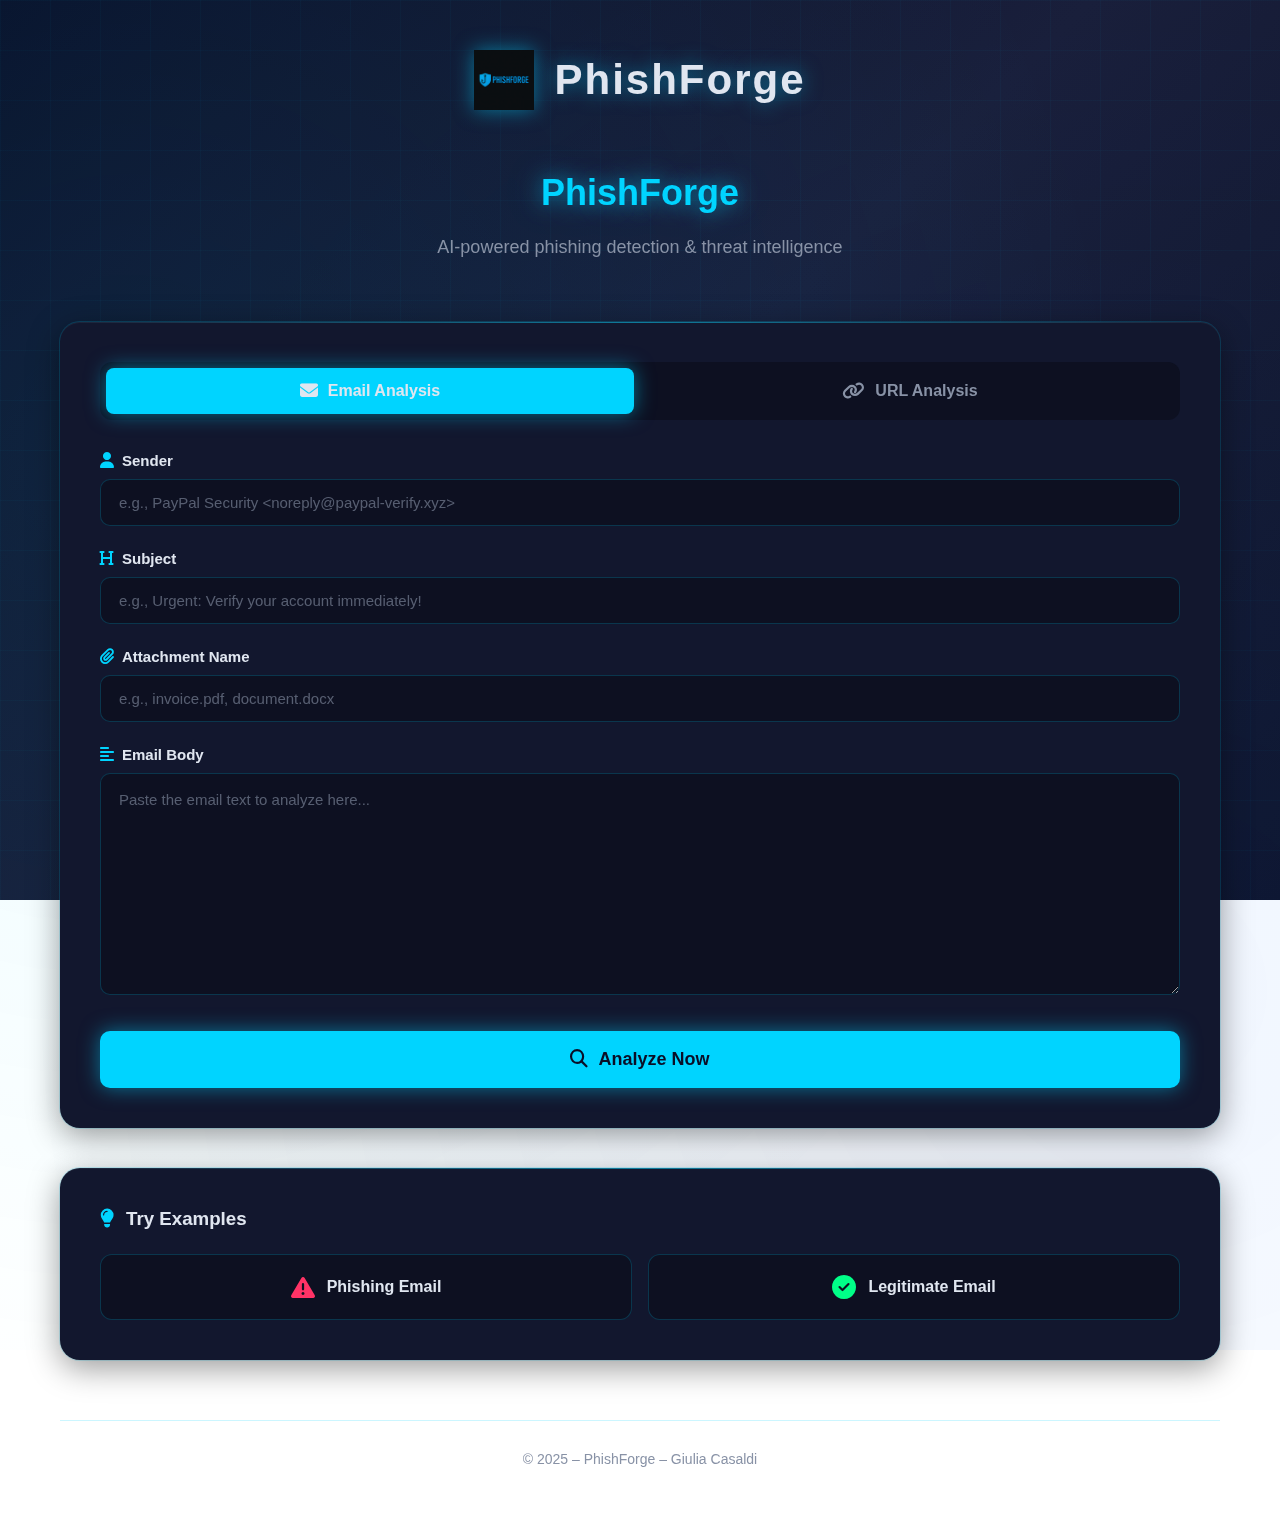
<file: index.html>
<!DOCTYPE html>
<html lang="en">
<head>
    <!-- Google tag (gtag.js) -->
    <script async src="https://www.googletagmanager.com/gtag/js?id=G-X3FWHGWDS7"></script>
    <script>
        window.dataLayer = window.dataLayer || [];
        function gtag(){dataLayer.push(arguments);}
        gtag('js', new Date());
        gtag('config', 'G-X3FWHGWDS7');
    </script>
    <meta charset="UTF-8">
    <meta name="viewport" content="width=device-width, initial-scale=1.0">
    <title>PhishForge Lite - AI-Powered Phishing Detection</title>
    <link rel="icon" type="image/png" href="img/phishforge-logo.png">
    <link rel="stylesheet" href="style.css">
    <link rel="stylesheet" href="https://cdnjs.cloudflare.com/ajax/libs/font-awesome/6.4.0/css/all.min.css">
</head>
<body>
    <div class="container">
        <!-- Header with Logo -->
        <header class="page-header">
            <div class="header-content">
                <img src="img/phishforge-logo.png" alt="PhishForge Logo" class="header-logo">
                <h1 class="header-title">PhishForge</h1>
            </div>
        </header>

        <!-- Hero Section -->
        <section class="hero">
            <h2 class="hero-title">PhishForge</h2>
            <p class="hero-subtitle">AI-powered phishing detection & threat intelligence</p>
        </section>

        <!-- Analysis Form -->
        <div class="card form-card">
            <!-- Mode Tabs -->
            <div class="mode-tabs">
                <button class="tab-btn active" data-mode="email" onclick="switchMode('email')">
                    <i class="fas fa-envelope"></i> Email Analysis
                </button>
                <button class="tab-btn" data-mode="url" onclick="switchMode('url')">
                    <i class="fas fa-link"></i> URL Analysis
                </button>
            </div>

            <!-- Email Analysis Form -->
            <div id="emailMode" class="analysis-mode active">
                <form id="emailForm">
                    <div class="form-group">
                        <label for="sender">
                            <i class="fas fa-user"></i> Sender
                        </label>
                        <input 
                            type="text" 
                            id="sender" 
                            name="sender" 
                            placeholder="e.g., PayPal Security <noreply@paypal-verify.xyz>"
                            required
                        >
                    </div>

                    <div class="form-group">
                        <label for="subject">
                            <i class="fas fa-heading"></i> Subject
                        </label>
                        <input 
                            type="text" 
                            id="subject" 
                            name="subject" 
                            placeholder="e.g., Urgent: Verify your account immediately!"
                            required
                        >
                    </div>

                    <div class="form-group">
                        <label for="attachmentName">
                            <i class="fas fa-paperclip"></i> Attachment Name
                        </label>
                        <input 
                            type="text" 
                            id="attachmentName" 
                            name="attachmentName" 
                            placeholder="e.g., invoice.pdf, document.docx"
                        >
                    </div>

                    <div class="form-group">
                        <label for="body">
                            <i class="fas fa-align-left"></i> Email Body
                        </label>
                        <textarea 
                            id="body" 
                            name="body" 
                            rows="8"
                            placeholder="Paste the email text to analyze here..."
                            required
                        ></textarea>
                    </div>

                    <button type="submit" class="btn btn-primary btn-cta" id="analyzeBtn">
                        <i class="fas fa-search"></i> Analyze Now
                    </button>
                </form>
            </div>

            <!-- URL Analysis Form -->
            <div id="urlMode" class="analysis-mode">
                <form id="urlForm">
                    <div class="form-group">
                        <label for="url">
                            <i class="fas fa-link"></i> URL
                        </label>
                        <textarea 
                            id="url" 
                            name="url" 
                            rows="4"
                            placeholder="Paste URL to analyze..."
                            required
                        ></textarea>
                    </div>

                    <button type="submit" class="btn btn-primary btn-cta" id="analyzeUrlBtn">
                        <i class="fas fa-search"></i> Analyze Now
                    </button>
                </form>
            </div>
        </div>

        <!-- Loading -->
        <div id="loading" class="loading hidden">
            <div class="spinner"></div>
            <p>Analysis in progress...</p>
        </div>

        <!-- Results -->
        <div id="results" class="results hidden">
            <!-- Risk Summary -->
            <div class="card risk-card" id="riskCard">
                <div class="mode-badge" id="modeBadge" style="display: none;"></div>
                <div class="risk-header">
                    <div class="risk-icon">
                        <i id="riskIcon" class="fas fa-shield-alt"></i>
                    </div>
                    <div class="risk-info">
                        <h2 id="riskLevel">RISK</h2>
                        <p id="riskScore">0/100</p>
                    </div>
                </div>
                <div class="risk-bar">
                    <div class="risk-bar-fill" id="riskBarFill"></div>
                </div>
                <div class="recommendation" id="recommendation">
                    <i class="fas fa-info-circle"></i>
                    <p></p>
                </div>
            </div>

            <!-- AI Explainability Section -->
            <div id="explainabilityContainer" class="explainability-container">
                <div class="card explainability-card">
                    <div class="explainability-header">
                        <h3><i class="fas fa-brain"></i> AI Analysis Explanation</h3>
                        <span class="ai-badge">
                            <i class="fas fa-robot"></i> ML-Powered
                        </span>
                    </div>
                    
                    <div class="threat-classification">
                        <div class="classification-item">
                            <span class="classification-label">Threat Classification</span>
                            <span class="classification-value" id="threatLabel">-</span>
                        </div>
                        <div class="classification-item">
                            <span class="classification-label">Confidence Score</span>
                            <span class="classification-value" id="confidenceScore">-</span>
                        </div>
                    </div>

                    <div class="explainability-section">
                        <h4><i class="fas fa-exclamation-circle"></i> Why is this email risky?</h4>
                        <div id="riskFactorsList" class="risk-factors-list">
                            <!-- Risk factors will be inserted here -->
                        </div>
                    </div>
                </div>
            </div>

            <!-- Findings -->
            <div id="findingsContainer" class="findings-container">
                <!-- Findings will be inserted here -->
            </div>

            <!-- URLs Detected -->
            <div id="urlsContainer" class="urls-container hidden">
                <div class="card">
                    <h3><i class="fas fa-link"></i> Detected URLs</h3>
                    <div id="urlsList" class="urls-list"></div>
                </div>
            </div>

            <!-- Attachment Analysis -->
            <div id="attachmentContainer" class="attachment-container hidden">
                <div class="card">
                    <h3><i class="fas fa-paperclip"></i> Attachment Analysis</h3>
                    <div id="attachmentContent">
                        <!-- Attachment analysis details will be inserted here -->
                    </div>
                </div>
            </div>

            <!-- Actions -->
            <div class="actions">
                <button class="btn btn-secondary" onclick="resetForm()">
                    <i class="fas fa-redo"></i> New Analysis
                </button>
            </div>
        </div>

        <!-- Examples -->
        <div class="card examples-card">
            <h3><i class="fas fa-lightbulb"></i> Try Examples</h3>
            <div class="examples-grid">
                <button class="example-btn" onclick="loadExample('phishing')">
                    <i class="fas fa-exclamation-triangle"></i>
                    Phishing Email
                </button>
                <button class="example-btn" onclick="loadExample('legitimate')">
                    <i class="fas fa-check-circle"></i>
                    Legitimate Email
                </button>
            </div>
        </div>

        <!-- Footer -->
        <footer class="footer">
            <p>© 2025 – PhishForge – Giulia Casaldi</p>
        </footer>
    </div>

    <script src="script.js"></script>
</body>
</html>
</file>
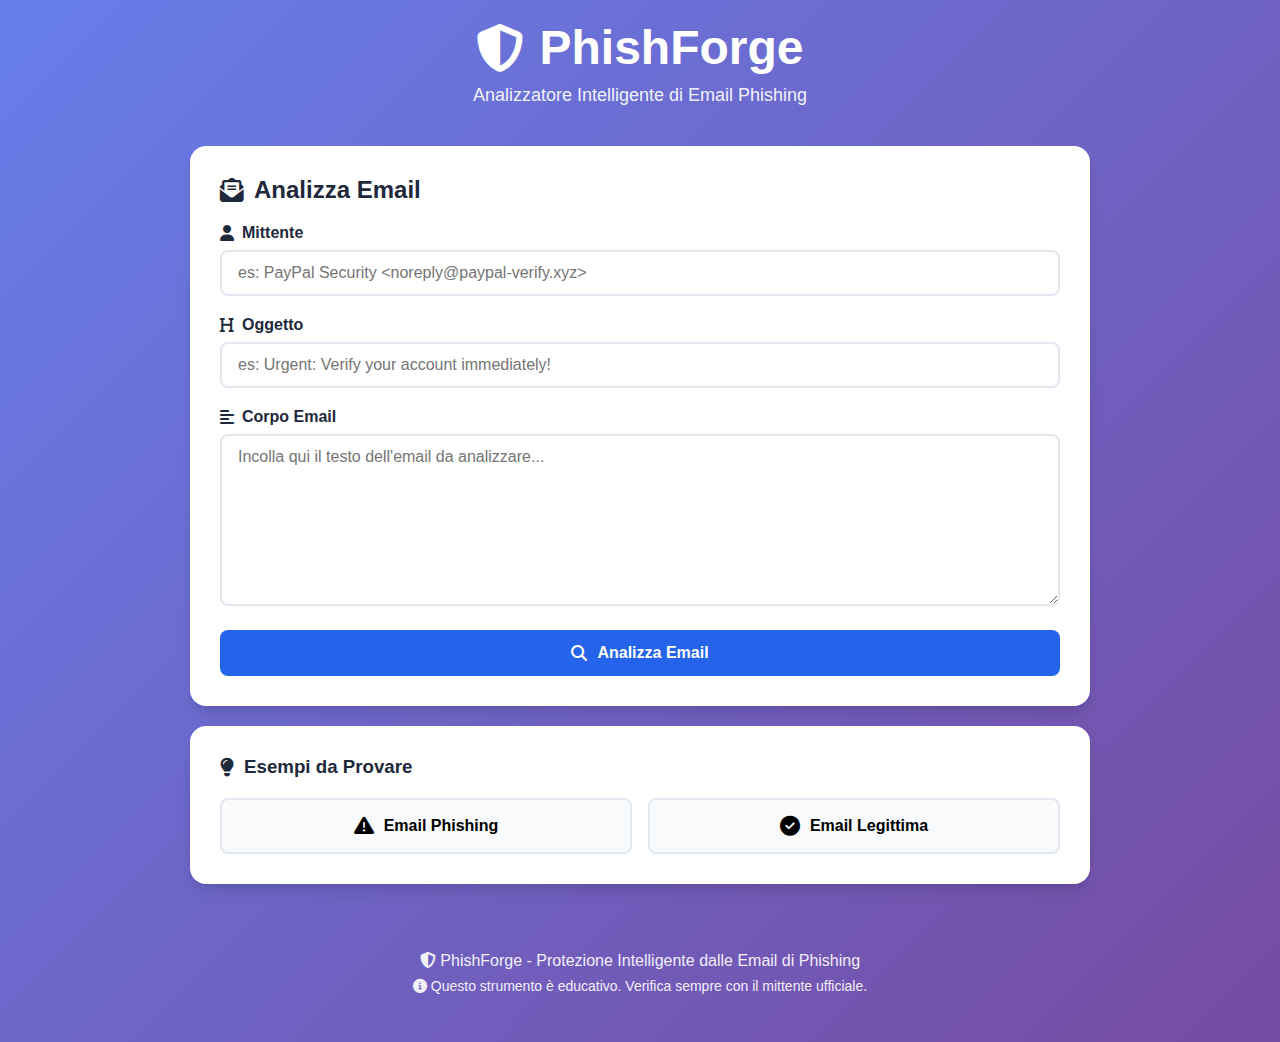
<file: frontend/Index.html>
<!DOCTYPE html>
<html lang="it">
<head>
    <meta charset="UTF-8">
    <meta name="viewport" content="width=device-width, initial-scale=1.0">
    <title>PhishForge - Detector di Email Phishing</title>
    <link rel="stylesheet" href="style.css">
    <link rel="stylesheet" href="https://cdnjs.cloudflare.com/ajax/libs/font-awesome/6.4.0/css/all.min.css">
</head>
<body>
    <div class="container">
        <!-- Header -->
        <header class="header">
            <div class="logo">
                <i class="fas fa-shield-alt"></i>
                <h1>PhishForge</h1>
            </div>
            <p class="tagline">Analizzatore Intelligente di Email Phishing</p>
        </header>

        <!-- Form di Analisi -->
        <div class="card form-card">
            <h2><i class="fas fa-envelope-open-text"></i> Analizza Email</h2>
            <form id="emailForm">
                <div class="form-group">
                    <label for="sender">
                        <i class="fas fa-user"></i> Mittente
                    </label>
                    <input 
                        type="text" 
                        id="sender" 
                        name="sender" 
                        placeholder="es: PayPal Security <noreply@paypal-verify.xyz>"
                        required
                    >
                </div>

                <div class="form-group">
                    <label for="subject">
                        <i class="fas fa-heading"></i> Oggetto
                    </label>
                    <input 
                        type="text" 
                        id="subject" 
                        name="subject" 
                        placeholder="es: Urgent: Verify your account immediately!"
                        required
                    >
                </div>

                <div class="form-group">
                    <label for="body">
                        <i class="fas fa-align-left"></i> Corpo Email
                    </label>
                    <textarea 
                        id="body" 
                        name="body" 
                        rows="8"
                        placeholder="Incolla qui il testo dell'email da analizzare..."
                        required
                    ></textarea>
                </div>

                <button type="submit" class="btn btn-primary" id="analyzeBtn">
                    <i class="fas fa-search"></i> Analizza Email
                </button>
            </form>
        </div>

        <!-- Loading -->
        <div id="loading" class="loading hidden">
            <div class="spinner"></div>
            <p>Analisi in corso...</p>
        </div>

        <!-- Risultati -->
        <div id="results" class="results hidden">
            <!-- Risk Summary -->
            <div class="card risk-card" id="riskCard">
                <div class="risk-header">
                    <div class="risk-icon">
                        <i id="riskIcon" class="fas fa-shield-alt"></i>
                    </div>
                    <div class="risk-info">
                        <h2 id="riskLevel">RISCHIO</h2>
                        <p id="riskScore">0/100</p>
                    </div>
                </div>
                <div class="risk-bar">
                    <div class="risk-bar-fill" id="riskBarFill"></div>
                </div>
                <div class="recommendation" id="recommendation">
                    <i class="fas fa-info-circle"></i>
                    <p></p>
                </div>
            </div>

            <!-- Findings -->
            <div id="findingsContainer" class="findings-container">
                <!-- Findings verranno inseriti qui -->
            </div>

            <!-- URLs Detected -->
            <div id="urlsContainer" class="urls-container hidden">
                <div class="card">
                    <h3><i class="fas fa-link"></i> URL Rilevati</h3>
                    <div id="urlsList" class="urls-list"></div>
                </div>
            </div>

            <!-- Actions -->
            <div class="actions">
                <button class="btn btn-secondary" onclick="resetForm()">
                    <i class="fas fa-redo"></i> Nuova Analisi
                </button>
            </div>
        </div>

        <!-- Examples -->
        <div class="card examples-card">
            <h3><i class="fas fa-lightbulb"></i> Esempi da Provare</h3>
            <div class="examples-grid">
                <button class="example-btn" onclick="loadExample('phishing')">
                    <i class="fas fa-exclamation-triangle"></i>
                    Email Phishing
                </button>
                <button class="example-btn" onclick="loadExample('legitimate')">
                    <i class="fas fa-check-circle"></i>
                    Email Legittima
                </button>
            </div>
        </div>

        <!-- Footer -->
        <footer class="footer">
            <p>
                <i class="fas fa-shield-alt"></i> 
                PhishForge - Protezione Intelligente dalle Email di Phishing
            </p>
            <p class="footer-note">
                <i class="fas fa-info-circle"></i>
                Questo strumento è educativo. Verifica sempre con il mittente ufficiale.
            </p>
        </footer>
    </div>

    <script src="script.js"></script>
</body>
</html>
</file>
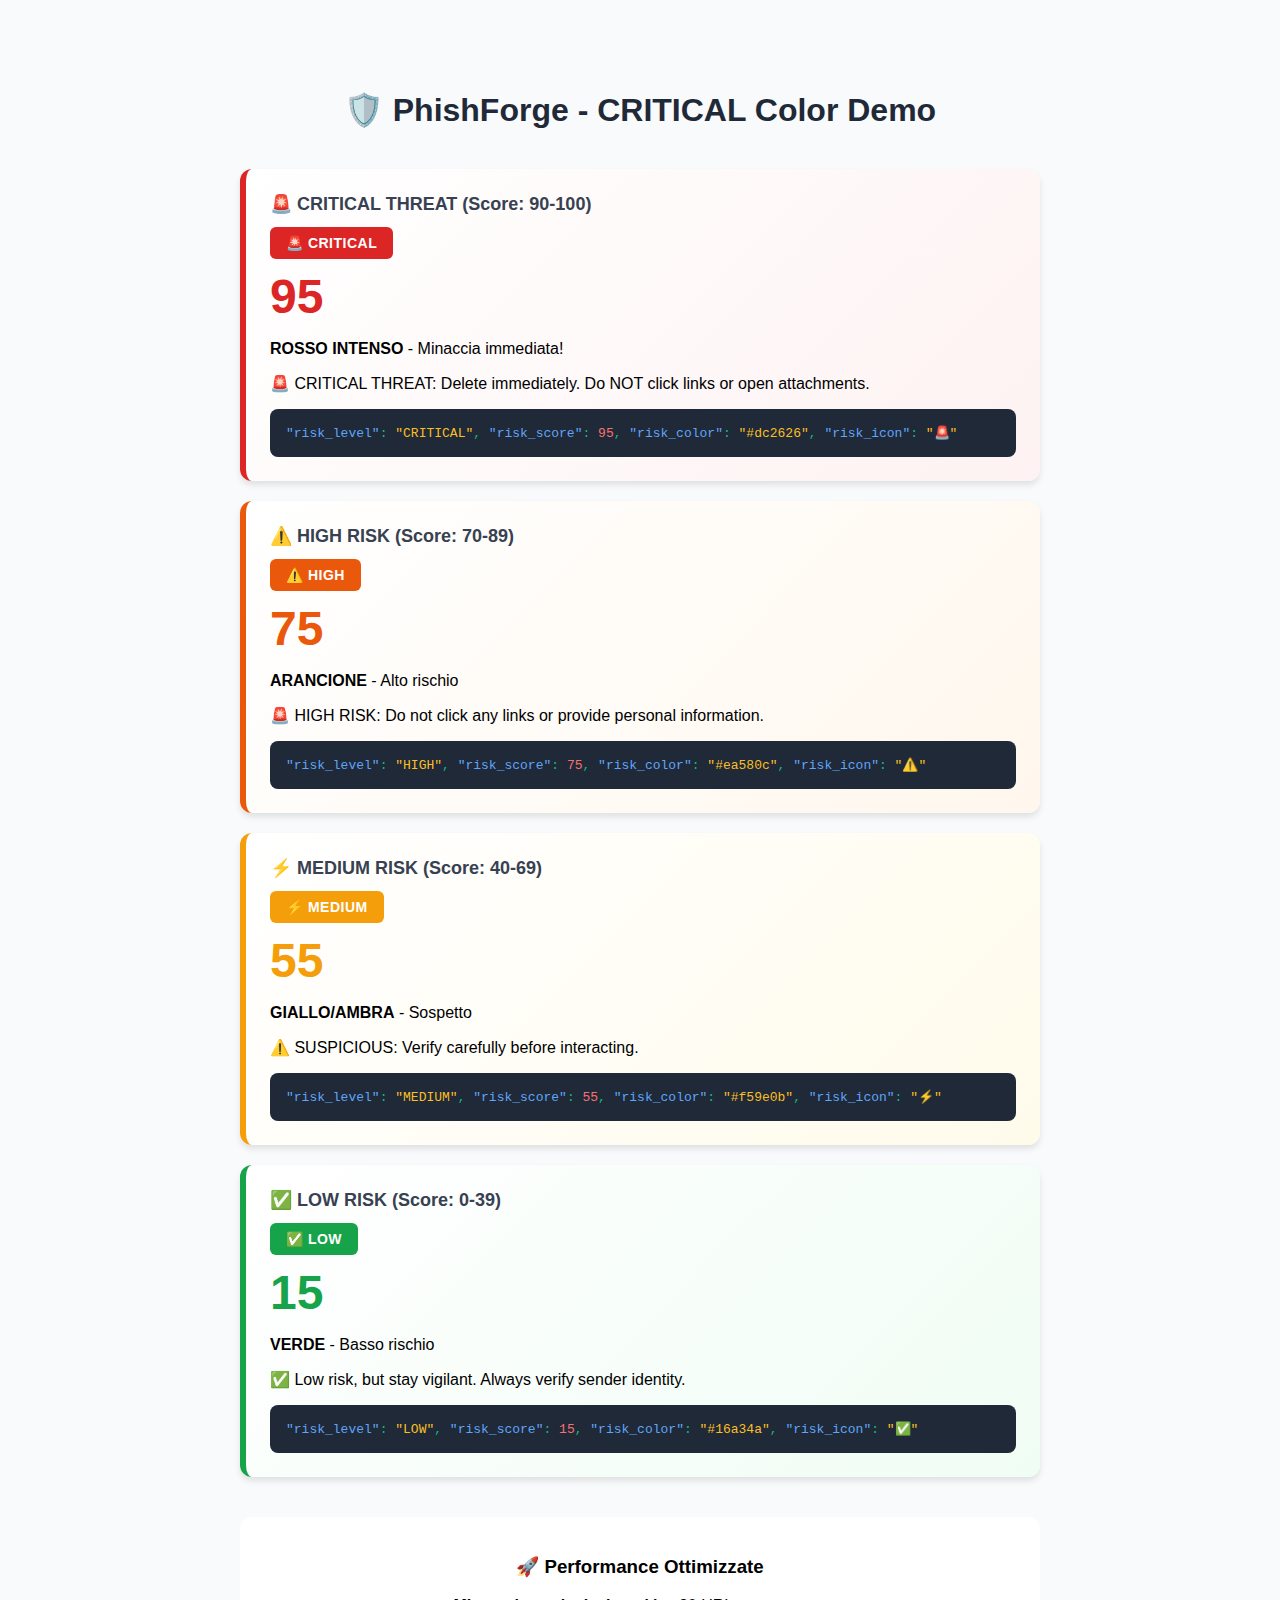
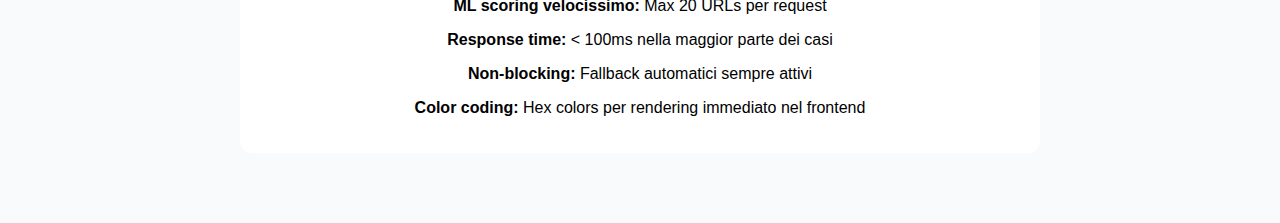
<file: CRITICAL_COLOR_DEMO.html>
<!DOCTYPE html>
<html lang="it">
<head>
    <meta charset="UTF-8">
    <meta name="viewport" content="width=device-width, initial-scale=1.0">
    <title>PhishForge - CRITICAL Color Demo</title>
    <style>
        body {
            font-family: -apple-system, BlinkMacSystemFont, 'Segoe UI', Roboto, sans-serif;
            max-width: 800px;
            margin: 50px auto;
            padding: 20px;
            background: #f9fafb;
        }
        
        .risk-card {
            background: white;
            border-radius: 12px;
            padding: 24px;
            margin: 20px 0;
            box-shadow: 0 4px 6px rgba(0,0,0,0.1);
            border-left: 6px solid;
        }
        
        .risk-critical {
            border-color: #dc2626;
            background: linear-gradient(135deg, #fff 0%, #fef2f2 100%);
        }
        
        .risk-high {
            border-color: #ea580c;
            background: linear-gradient(135deg, #fff 0%, #fff7ed 100%);
        }
        
        .risk-medium {
            border-color: #f59e0b;
            background: linear-gradient(135deg, #fff 0%, #fffbeb 100%);
        }
        
        .risk-low {
            border-color: #16a34a;
            background: linear-gradient(135deg, #fff 0%, #f0fdf4 100%);
        }
        
        .risk-badge {
            display: inline-block;
            padding: 8px 16px;
            border-radius: 6px;
            font-weight: 700;
            font-size: 14px;
            letter-spacing: 0.5px;
            text-transform: uppercase;
        }
        
        .badge-critical {
            background: #dc2626;
            color: white;
            animation: pulse-red 2s infinite;
        }
        
        .badge-high {
            background: #ea580c;
            color: white;
        }
        
        .badge-medium {
            background: #f59e0b;
            color: white;
        }
        
        .badge-low {
            background: #16a34a;
            color: white;
        }
        
        @keyframes pulse-red {
            0%, 100% {
                box-shadow: 0 0 0 0 rgba(220, 38, 38, 0.7);
            }
            50% {
                box-shadow: 0 0 0 10px rgba(220, 38, 38, 0);
            }
        }
        
        .risk-score {
            font-size: 48px;
            font-weight: 900;
            margin: 10px 0;
        }
        
        .score-critical { color: #dc2626; }
        .score-high { color: #ea580c; }
        .score-medium { color: #f59e0b; }
        .score-low { color: #16a34a; }
        
        h1 {
            text-align: center;
            color: #1f2937;
            margin-bottom: 40px;
        }
        
        .demo-title {
            font-size: 18px;
            font-weight: 600;
            margin-bottom: 12px;
            color: #374151;
        }
        
        .api-response {
            background: #1f2937;
            color: #10b981;
            padding: 16px;
            border-radius: 8px;
            font-family: 'Courier New', monospace;
            font-size: 13px;
            overflow-x: auto;
            margin-top: 12px;
        }
        
        .json-key { color: #60a5fa; }
        .json-string { color: #fbbf24; }
        .json-number { color: #f87171; }
    </style>
</head>
<body>
    <h1>🛡️ PhishForge - CRITICAL Color Demo</h1>
    
    <div class="risk-card risk-critical">
        <div class="demo-title">🚨 CRITICAL THREAT (Score: 90-100)</div>
        <span class="risk-badge badge-critical">🚨 CRITICAL</span>
        <div class="risk-score score-critical">95</div>
        <p><strong>ROSSO INTENSO</strong> - Minaccia immediata!</p>
        <p>🚨 CRITICAL THREAT: Delete immediately. Do NOT click links or open attachments.</p>
        
        <div class="api-response">
<span class="json-key">"risk_level"</span>: <span class="json-string">"CRITICAL"</span>,
<span class="json-key">"risk_score"</span>: <span class="json-number">95</span>,
<span class="json-key">"risk_color"</span>: <span class="json-string">"#dc2626"</span>,
<span class="json-key">"risk_icon"</span>: <span class="json-string">"🚨"</span>
        </div>
    </div>
    
    <div class="risk-card risk-high">
        <div class="demo-title">⚠️ HIGH RISK (Score: 70-89)</div>
        <span class="risk-badge badge-high">⚠️ HIGH</span>
        <div class="risk-score score-high">75</div>
        <p><strong>ARANCIONE</strong> - Alto rischio</p>
        <p>🚨 HIGH RISK: Do not click any links or provide personal information.</p>
        
        <div class="api-response">
<span class="json-key">"risk_level"</span>: <span class="json-string">"HIGH"</span>,
<span class="json-key">"risk_score"</span>: <span class="json-number">75</span>,
<span class="json-key">"risk_color"</span>: <span class="json-string">"#ea580c"</span>,
<span class="json-key">"risk_icon"</span>: <span class="json-string">"⚠️"</span>
        </div>
    </div>
    
    <div class="risk-card risk-medium">
        <div class="demo-title">⚡ MEDIUM RISK (Score: 40-69)</div>
        <span class="risk-badge badge-medium">⚡ MEDIUM</span>
        <div class="risk-score score-medium">55</div>
        <p><strong>GIALLO/AMBRA</strong> - Sospetto</p>
        <p>⚠️ SUSPICIOUS: Verify carefully before interacting.</p>
        
        <div class="api-response">
<span class="json-key">"risk_level"</span>: <span class="json-string">"MEDIUM"</span>,
<span class="json-key">"risk_score"</span>: <span class="json-number">55</span>,
<span class="json-key">"risk_color"</span>: <span class="json-string">"#f59e0b"</span>,
<span class="json-key">"risk_icon"</span>: <span class="json-string">"⚡"</span>
        </div>
    </div>
    
    <div class="risk-card risk-low">
        <div class="demo-title">✅ LOW RISK (Score: 0-39)</div>
        <span class="risk-badge badge-low">✅ LOW</span>
        <div class="risk-score score-low">15</div>
        <p><strong>VERDE</strong> - Basso rischio</p>
        <p>✅ Low risk, but stay vigilant. Always verify sender identity.</p>
        
        <div class="api-response">
<span class="json-key">"risk_level"</span>: <span class="json-string">"LOW"</span>,
<span class="json-key">"risk_score"</span>: <span class="json-number">15</span>,
<span class="json-key">"risk_color"</span>: <span class="json-string">"#16a34a"</span>,
<span class="json-key">"risk_icon"</span>: <span class="json-string">"✅"</span>
        </div>
    </div>
    
    <div style="text-align: center; margin-top: 40px; padding: 20px; background: white; border-radius: 12px;">
        <h3>🚀 Performance Ottimizzate</h3>
        <p><strong>ML scoring velocissimo:</strong> Max 20 URLs per request</p>
        <p><strong>Response time:</strong> < 100ms nella maggior parte dei casi</p>
        <p><strong>Non-blocking:</strong> Fallback automatici sempre attivi</p>
        <p><strong>Color coding:</strong> Hex colors per rendering immediato nel frontend</p>
    </div>
</body>
</html>
</file>
<file: style.css>
/* Reset e Base */
* {
    margin: 0;
    padding: 0;
    box-sizing: border-box;
}

:root {
    /* Cyber/Futuristic Theme Colors */
    --neon-blue: #00d4ff;
    --neon-blue-glow: rgba(0, 212, 255, 0.5);
    --dark-bg: #0a0e27;
    --dark-card: #12172e;
    --darker-card: #0d1021;
    --danger-color: #ff3366;
    --warning-color: #ffaa00;
    --success-color: #00ff88;
    --text-primary: #e0e6f0;
    --text-secondary: #8892a6;
    --border-color: rgba(0, 212, 255, 0.2);
    --border-glow: rgba(0, 212, 255, 0.4);
}

body {
    font-family: 'Inter', -apple-system, BlinkMacSystemFont, 'Segoe UI', Roboto, sans-serif;
    background: linear-gradient(135deg, #0a0e27 0%, #1a1f3a 50%, #0f1429 100%);
    background-attachment: fixed;
    min-height: 100vh;
    padding: 0;
    color: var(--text-primary);
    position: relative;
    overflow-x: hidden;
}

/* Animated grid background */
body::before {
    content: '';
    position: fixed;
    top: 0;
    left: 0;
    width: 100%;
    height: 100%;
    background-image: 
        linear-gradient(rgba(0, 212, 255, 0.03) 1px, transparent 1px),
        linear-gradient(90deg, rgba(0, 212, 255, 0.03) 1px, transparent 1px);
    background-size: 50px 50px;
    pointer-events: none;
    z-index: 1;
    animation: gridMove 20s linear infinite;
}

@keyframes gridMove {
    0% {
        background-position: 0 0;
    }
    100% {
        background-position: 50px 50px;
    }
}

/* Glowing orbs effect */
body::after {
    content: '';
    position: fixed;
    top: -50%;
    left: -50%;
    width: 200%;
    height: 200%;
    background: radial-gradient(circle at 30% 50%, rgba(0, 212, 255, 0.08) 0%, transparent 50%),
                radial-gradient(circle at 70% 80%, rgba(0, 100, 255, 0.06) 0%, transparent 50%);
    pointer-events: none;
    z-index: 1;
    animation: orbFloat 15s ease-in-out infinite;
}

@keyframes orbFloat {
    0%, 100% {
        transform: translate(0, 0) rotate(0deg);
    }
    50% {
        transform: translate(30px, 30px) rotate(180deg);
    }
}

.container {
    max-width: 1200px;
    margin: 0 auto;
    padding: 20px;
    position: relative;
    z-index: 2;
}

/* Header with Logo */
.page-header {
    padding: 30px 0 20px;
    animation: fadeInDown 0.8s ease-out;
}

.header-content {
    display: flex;
    align-items: center;
    justify-content: center;
    gap: 20px;
}

.header-logo {
    width: 60px;
    height: 60px;
    filter: drop-shadow(0 0 10px var(--neon-blue-glow));
    animation: logoGlow 3s ease-in-out infinite;
}

@keyframes logoGlow {
    0%, 100% {
        filter: drop-shadow(0 0 10px var(--neon-blue-glow));
    }
    50% {
        filter: drop-shadow(0 0 20px var(--neon-blue-glow)) drop-shadow(0 0 30px rgba(0, 212, 255, 0.3));
    }
}

.header-title {
    font-size: 42px;
    font-weight: 700;
    color: var(--text-primary);
    text-shadow: 0 0 20px var(--neon-blue-glow);
    letter-spacing: 2px;
}

@keyframes fadeInDown {
    from {
        opacity: 0;
        transform: translateY(-30px);
    }
    to {
        opacity: 1;
        transform: translateY(0);
    }
}

/* Hero Section */
.hero {
    text-align: center;
    padding: 40px 20px 60px;
    animation: fadeInUp 1s ease-out;
}

@keyframes fadeInUp {
    from {
        opacity: 0;
        transform: translateY(30px);
    }
    to {
        opacity: 1;
        transform: translateY(0);
    }
}

.hero-title {
    font-size: 36px;
    font-weight: 700;
    color: var(--neon-blue);
    margin-bottom: 16px;
    text-shadow: 0 0 20px var(--neon-blue-glow), 0 0 40px rgba(0, 212, 255, 0.3);
    line-height: 1.3;
}

.hero-subtitle {
    font-size: 18px;
    color: var(--text-secondary);
    max-width: 700px;
    margin: 0 auto;
    line-height: 1.6;
}

/* Card */
.card {
    background: var(--dark-card);
    border-radius: 20px;
    padding: 40px;
    margin-bottom: 30px;
    box-shadow: 
        0 8px 32px rgba(0, 0, 0, 0.4),
        0 0 0 1px var(--border-color),
        inset 0 1px 0 rgba(255, 255, 255, 0.05);
    animation: fadeInUp 0.8s ease-out;
    transition: all 0.3s ease;
    position: relative;
    overflow: hidden;
}

.card::before {
    content: '';
    position: absolute;
    top: 0;
    left: 0;
    right: 0;
    height: 1px;
    background: linear-gradient(90deg, transparent, var(--neon-blue), transparent);
    opacity: 0.5;
}

.card:hover {
    transform: translateY(-5px);
    box-shadow: 
        0 12px 48px rgba(0, 0, 0, 0.5),
        0 0 0 1px var(--border-glow),
        0 0 20px rgba(0, 212, 255, 0.2),
        inset 0 1px 0 rgba(255, 255, 255, 0.1);
}

.card h2, .card h3 {
    margin-bottom: 24px;
    color: var(--text-primary);
    display: flex;
    align-items: center;
    gap: 12px;
}

.card h3 i {
    color: var(--neon-blue);
}

/* Mode Tabs */
.mode-tabs {
    display: flex;
    gap: 12px;
    margin-bottom: 32px;
    background: var(--darker-card);
    border-radius: 12px;
    padding: 6px;
}

.tab-btn {
    flex: 1;
    padding: 14px 24px;
    border: none;
    background: transparent;
    color: var(--text-secondary);
    font-size: 16px;
    font-weight: 600;
    cursor: pointer;
    transition: all 0.3s ease;
    border-radius: 8px;
    display: flex;
    align-items: center;
    justify-content: center;
    gap: 10px;
    position: relative;
}

.tab-btn:hover {
    color: var(--neon-blue);
    background: rgba(0, 212, 255, 0.1);
}

.tab-btn.active {
    color: var(--text-primary);
    background: var(--neon-blue);
    box-shadow: 0 0 20px var(--neon-blue-glow);
}

.tab-btn i {
    font-size: 18px;
}

/* Analysis Modes */
.analysis-mode {
    display: none;
}

.analysis-mode.active {
    display: block;
}

/* Form */
.form-group {
    margin-bottom: 24px;
}

.form-group label {
    display: flex;
    align-items: center;
    gap: 8px;
    margin-bottom: 10px;
    color: var(--text-primary);
    font-weight: 600;
    font-size: 15px;
}

.form-group label i {
    color: var(--neon-blue);
    font-size: 16px;
}

.form-group input,
.form-group textarea {
    width: 100%;
    padding: 14px 18px;
    background: var(--darker-card);
    border: 1px solid var(--border-color);
    border-radius: 10px;
    color: var(--text-primary);
    font-size: 15px;
    font-family: inherit;
    transition: all 0.3s ease;
}

.form-group input:focus,
.form-group textarea:focus {
    outline: none;
    border-color: var(--neon-blue);
    box-shadow: 0 0 0 3px rgba(0, 212, 255, 0.1), 0 0 20px rgba(0, 212, 255, 0.2);
    background: var(--dark-card);
}

.form-group input::placeholder,
.form-group textarea::placeholder {
    color: var(--text-secondary);
    opacity: 0.6;
}

.form-group textarea {
    resize: vertical;
    min-height: 150px;
    line-height: 1.6;
}

/* Buttons */
.btn {
    padding: 16px 32px;
    border: none;
    border-radius: 10px;
    font-size: 16px;
    font-weight: 600;
    cursor: pointer;
    transition: all 0.3s ease;
    display: inline-flex;
    align-items: center;
    gap: 10px;
    text-decoration: none;
    position: relative;
    overflow: hidden;
}

.btn-primary {
    background: var(--neon-blue);
    color: var(--dark-bg);
    width: 100%;
    justify-content: center;
    box-shadow: 0 0 20px var(--neon-blue-glow);
}

.btn-primary::before {
    content: '';
    position: absolute;
    top: 50%;
    left: 50%;
    width: 0;
    height: 0;
    border-radius: 50%;
    background: rgba(255, 255, 255, 0.3);
    transform: translate(-50%, -50%);
    transition: width 0.6s, height 0.6s;
}

.btn-primary:hover::before {
    width: 300px;
    height: 300px;
}

.btn-primary:hover {
    transform: translateY(-2px);
    box-shadow: 0 0 30px var(--neon-blue-glow), 0 8px 20px rgba(0, 0, 0, 0.3);
}

.btn-primary:active {
    transform: translateY(0);
}

.btn-cta {
    padding: 18px 40px;
    font-size: 18px;
    margin-top: 8px;
}

.btn-primary:disabled {
    background: #4a5568;
    color: #718096;
    cursor: not-allowed;
    box-shadow: none;
    transform: none;
}

.btn-secondary {
    background: var(--darker-card);
    color: var(--text-primary);
    border: 1px solid var(--border-color);
}

.btn-secondary:hover {
    background: var(--dark-card);
    border-color: var(--neon-blue);
    transform: translateY(-2px);
    box-shadow: 0 4px 12px rgba(0, 0, 0, 0.3);
}

/* Loading */
.loading {
    text-align: center;
    padding: 60px 20px;
    background: var(--dark-card);
    border-radius: 20px;
    box-shadow: 0 8px 32px rgba(0, 0, 0, 0.4);
    margin-bottom: 30px;
    border: 1px solid var(--border-color);
}

.loading p {
    margin-top: 20px;
    color: var(--text-secondary);
    font-size: 16px;
}

.spinner {
    width: 60px;
    height: 60px;
    margin: 0 auto;
    border: 4px solid var(--border-color);
    border-top-color: var(--neon-blue);
    border-radius: 50%;
    animation: spin 1s linear infinite;
}

@keyframes spin {
    to {
        transform: rotate(360deg);
    }
}

/* Results */
.results {
    animation: fadeInUp 0.6s ease-out;
}

/* Risk Card */
.risk-card {
    position: relative;
}

.mode-badge {
    position: absolute;
    top: 20px;
    right: 20px;
    padding: 8px 16px;
    background: var(--darker-card);
    border: 1px solid var(--border-color);
    border-radius: 20px;
    font-size: 12px;
    font-weight: 600;
    text-transform: uppercase;
    letter-spacing: 1px;
}

.risk-header {
    display: flex;
    align-items: center;
    gap: 24px;
    margin-bottom: 30px;
}

.risk-icon {
    flex-shrink: 0;
}

.risk-icon i {
    font-size: 64px;
}

.risk-info h2 {
    font-size: 32px;
    margin-bottom: 8px;
    text-transform: uppercase;
    letter-spacing: 2px;
}

.risk-info p {
    font-size: 24px;
    color: var(--text-secondary);
    font-weight: 700;
}

/* Risk Levels */
.risk-high {
    border-color: var(--danger-color);
    box-shadow: 0 0 30px rgba(255, 51, 102, 0.3);
}

.risk-high .risk-icon i {
    color: var(--danger-color);
    animation: pulse 2s ease-in-out infinite;
}

.risk-high .risk-info h2 {
    color: var(--danger-color);
}

.risk-medium {
    border-color: var(--warning-color);
    box-shadow: 0 0 30px rgba(255, 170, 0, 0.3);
}

.risk-medium .risk-icon i {
    color: var(--warning-color);
}

.risk-medium .risk-info h2 {
    color: var(--warning-color);
}

.risk-low {
    border-color: var(--success-color);
    box-shadow: 0 0 30px rgba(0, 255, 136, 0.3);
}

.risk-low .risk-icon i {
    color: var(--success-color);
}

.risk-low .risk-info h2 {
    color: var(--success-color);
}

@keyframes pulse {
    0%, 100% {
        transform: scale(1);
        opacity: 1;
    }
    50% {
        transform: scale(1.1);
        opacity: 0.8;
    }
}

/* Risk Bar */
.risk-bar {
    height: 12px;
    background: var(--darker-card);
    border-radius: 10px;
    overflow: hidden;
    margin-bottom: 24px;
    position: relative;
}

.risk-bar-fill {
    height: 100%;
    border-radius: 10px;
    transition: width 1s ease-out, background-color 0.5s ease;
    position: relative;
    overflow: hidden;
}

.risk-bar-fill::after {
    content: '';
    position: absolute;
    top: 0;
    left: 0;
    right: 0;
    bottom: 0;
    background: linear-gradient(
        90deg,
        transparent,
        rgba(255, 255, 255, 0.3),
        transparent
    );
    animation: shimmer 2s infinite;
}

@keyframes shimmer {
    0% {
        transform: translateX(-100%);
    }
    100% {
        transform: translateX(100%);
    }
}

.risk-bar-fill.high {
    background: var(--danger-color);
    box-shadow: 0 0 10px var(--danger-color);
}

.risk-bar-fill.medium {
    background: var(--warning-color);
    box-shadow: 0 0 10px var(--warning-color);
}

.risk-bar-fill.low {
    background: var(--success-color);
    box-shadow: 0 0 10px var(--success-color);
}

/* Recommendation */
.recommendation {
    display: flex;
    align-items: flex-start;
    gap: 12px;
    padding: 20px;
    background: var(--darker-card);
    border-radius: 12px;
    border-left: 4px solid var(--neon-blue);
}

.recommendation i {
    color: var(--neon-blue);
    font-size: 20px;
    margin-top: 2px;
}

.recommendation p {
    flex: 1;
    line-height: 1.6;
    color: var(--text-secondary);
}

/* Findings */
.findings-container {
    display: grid;
    gap: 20px;
    margin-bottom: 30px;
}

.finding-card {
    background: var(--dark-card);
    border-radius: 12px;
    padding: 20px;
    border-left: 4px solid;
    transition: all 0.3s ease;
}

.finding-card:hover {
    transform: translateX(5px);
}

.finding-card.severity-critical {
    border-left-color: var(--danger-color);
    background: linear-gradient(90deg, rgba(255, 51, 102, 0.05), var(--dark-card));
}

.finding-card.severity-high {
    border-left-color: var(--danger-color);
    background: linear-gradient(90deg, rgba(255, 51, 102, 0.05), var(--dark-card));
}

.finding-card.severity-medium {
    border-left-color: var(--warning-color);
    background: linear-gradient(90deg, rgba(255, 170, 0, 0.05), var(--dark-card));
}

.finding-card.severity-low {
    border-left-color: var(--neon-blue);
    background: linear-gradient(90deg, rgba(0, 212, 255, 0.05), var(--dark-card));
}

.finding-header {
    display: flex;
    align-items: center;
    gap: 12px;
    margin-bottom: 12px;
}

.finding-icon i {
    font-size: 24px;
}

.severity-critical .finding-icon i,
.severity-high .finding-icon i {
    color: var(--danger-color);
}

.severity-medium .finding-icon i {
    color: var(--warning-color);
}

.severity-low .finding-icon i {
    color: var(--neon-blue);
}

.finding-header h4 {
    flex: 1;
    font-size: 18px;
    color: var(--text-primary);
}

.severity-badge {
    padding: 4px 12px;
    border-radius: 12px;
    font-size: 11px;
    font-weight: 700;
    text-transform: uppercase;
    letter-spacing: 0.5px;
}

.severity-badge.critical,
.severity-badge.high {
    background: rgba(255, 51, 102, 0.2);
    color: var(--danger-color);
}

.severity-badge.medium {
    background: rgba(255, 170, 0, 0.2);
    color: var(--warning-color);
}

.severity-badge.low {
    background: rgba(0, 212, 255, 0.2);
    color: var(--neon-blue);
}

.finding-description {
    color: var(--text-secondary);
    line-height: 1.6;
    font-size: 14px;
}

/* URLs */
.urls-container {
    margin-bottom: 30px;
}

.urls-list {
    display: flex;
    flex-direction: column;
    gap: 12px;
}

.url-item {
    display: flex;
    align-items: center;
    gap: 12px;
    padding: 14px 18px;
    background: var(--darker-card);
    border-radius: 8px;
    border: 1px solid var(--border-color);
    transition: all 0.3s ease;
}

.url-item:hover {
    border-color: var(--neon-blue);
    box-shadow: 0 0 15px rgba(0, 212, 255, 0.2);
}

/* Attachment Analysis */
.attachment-container {
    margin-bottom: 30px;
    display: block;
}

.attachment-container.hidden {
    display: none !important;
}

.attachment-score {
    display: flex;
    align-items: center;
    justify-content: space-between;
    padding: 16px;
    background: var(--darker-card);
    border-radius: 8px;
    margin-bottom: 16px;
    border: 2px solid var(--border-color);
}

.attachment-score.high-risk {
    border-color: var(--danger-color);
    background: rgba(220, 38, 38, 0.1);
}

.attachment-score-label {
    font-weight: 600;
    color: var(--text-primary);
}

.attachment-score-value {
    font-size: 24px;
    font-weight: 700;
    color: var(--danger-color);
}

.attachment-score-value.safe {
    color: var(--success-color);
}

.attachment-warning {
    display: flex;
    align-items: center;
    gap: 12px;
    padding: 16px;
    background: rgba(220, 38, 38, 0.15);
    border: 2px solid var(--danger-color);
    border-radius: 8px;
    margin-bottom: 16px;
    color: var(--danger-color);
    font-weight: 600;
}

.attachment-warning i {
    font-size: 24px;
}

.attachment-details {
    display: flex;
    flex-direction: column;
    gap: 12px;
}

.attachment-detail-item {
    display: flex;
    align-items: center;
    justify-content: space-between;
    padding: 12px 16px;
    background: var(--darker-card);
    border-radius: 8px;
    border: 1px solid var(--border-color);
}

.attachment-detail-label {
    display: flex;
    align-items: center;
    gap: 8px;
    color: var(--text-primary);
    font-weight: 500;
}

.attachment-detail-label i {
    color: var(--text-secondary);
}

.attachment-detail-value {
    display: flex;
    align-items: center;
    gap: 8px;
    font-weight: 600;
}

.attachment-detail-value.detected {
    color: var(--danger-color);
}

.attachment-detail-value.safe {
    color: var(--success-color);
}

.attachment-detail-value i {
    font-size: 18px;
}

.url-item i {
    color: var(--neon-blue);
}

.url-text {
    flex: 1;
    font-family: 'Courier New', monospace;
    font-size: 14px;
    color: var(--text-primary);
    word-break: break-all;
}

/* Actions */
.actions {
    display: flex;
    justify-content: center;
    gap: 16px;
    margin-top: 30px;
}

/* Examples */
.examples-card {
    margin-top: 40px;
}

.examples-grid {
    display: grid;
    grid-template-columns: repeat(auto-fit, minmax(250px, 1fr));
    gap: 16px;
}

.example-btn {
    padding: 20px;
    background: var(--darker-card);
    border: 1px solid var(--border-color);
    border-radius: 12px;
    color: var(--text-primary);
    font-size: 16px;
    font-weight: 600;
    cursor: pointer;
    transition: all 0.3s ease;
    display: flex;
    align-items: center;
    justify-content: center;
    gap: 12px;
}

.example-btn:hover {
    background: var(--dark-card);
    border-color: var(--neon-blue);
    transform: translateY(-3px);
    box-shadow: 0 6px 20px rgba(0, 0, 0, 0.3);
}

.example-btn i {
    font-size: 24px;
}

.example-btn i.fa-exclamation-triangle {
    color: var(--danger-color);
}

.example-btn i.fa-check-circle {
    color: var(--success-color);
}

/* Footer */
.footer {
    text-align: center;
    color: var(--text-secondary);
    margin-top: 60px;
    padding: 30px 20px;
    font-size: 14px;
    border-top: 1px solid var(--border-color);
}

.footer p {
    margin: 0;
}

/* Utility */
.hidden {
    display: none !important;
}

/* Responsive */
@media (max-width: 768px) {
    .container {
        padding: 15px;
    }
    
    .header-content {
        gap: 15px;
    }
    
    .header-logo {
        width: 50px;
        height: 50px;
    }
    
    .header-title {
        font-size: 32px;
    }
    
    .hero {
        padding: 30px 15px 40px;
    }
    
    .hero-title {
        font-size: 28px;
    }
    
    .hero-subtitle {
        font-size: 16px;
    }
    
    .card {
        padding: 24px;
        border-radius: 16px;
    }
    
    .mode-tabs {
        flex-direction: column;
        gap: 8px;
    }
    
    .tab-btn {
        padding: 12px 20px;
        font-size: 15px;
    }
    
    .btn-cta {
        padding: 16px 32px;
        font-size: 16px;
    }
    
    .risk-header {
        flex-direction: column;
        text-align: center;
        gap: 16px;
    }
    
    .risk-icon i {
        font-size: 48px;
    }
    
    .risk-info h2 {
        font-size: 24px;
    }
    
    .examples-grid {
        grid-template-columns: 1fr;
    }
    
    .actions {
        flex-direction: column;
    }
    
    .btn-secondary {
        width: 100%;
    }
}

@media (max-width: 480px) {
    .header-title {
        font-size: 28px;
    }
    
    .hero-title {
        font-size: 24px;
    }
    
    .card {
        padding: 20px;
    }
    
    .risk-info h2 {
        font-size: 20px;
    }
    
    .risk-info p {
        font-size: 18px;
    }
}

/* Smooth Scroll */
html {
    scroll-behavior: smooth;
}

/* Selection Color */
::selection {
    background: var(--neon-blue-glow);
    color: var(--dark-bg);
}

/* Scrollbar Styling */
::-webkit-scrollbar {
    width: 12px;
}

::-webkit-scrollbar-track {
    background: var(--dark-bg);
}

::-webkit-scrollbar-thumb {
    background: var(--dark-card);
    border-radius: 6px;
    border: 2px solid var(--dark-bg);
}

::-webkit-scrollbar-thumb:hover {
    background: var(--neon-blue);
}
</file>
<file: frontend/style.css>
/* Reset e Base */
* {
    margin: 0;
    padding: 0;
    box-sizing: border-box;
}

:root {
    --primary-color: #2563eb;
    --danger-color: #dc2626;
    --warning-color: #f59e0b;
    --success-color: #10b981;
    --bg-color: #f8fafc;
    --card-bg: #ffffff;
    --text-primary: #1e293b;
    --text-secondary: #64748b;
    --border-color: #e2e8f0;
    --shadow: 0 4px 6px -1px rgba(0, 0, 0, 0.1), 0 2px 4px -1px rgba(0, 0, 0, 0.06);
    --shadow-lg: 0 10px 15px -3px rgba(0, 0, 0, 0.1), 0 4px 6px -2px rgba(0, 0, 0, 0.05);
}

body {
    font-family: -apple-system, BlinkMacSystemFont, 'Segoe UI', Roboto, 'Helvetica Neue', Arial, sans-serif;
    background: linear-gradient(135deg, #667eea 0%, #764ba2 100%);
    min-height: 100vh;
    padding: 20px;
    color: var(--text-primary);
}

.container {
    max-width: 900px;
    margin: 0 auto;
}

/* Header */
.header {
    text-align: center;
    color: white;
    margin-bottom: 40px;
}

.logo {
    display: flex;
    align-items: center;
    justify-content: center;
    gap: 15px;
    margin-bottom: 10px;
}

.logo i {
    font-size: 48px;
}

.header h1 {
    font-size: 48px;
    font-weight: 700;
    margin: 0;
}

.tagline {
    font-size: 18px;
    opacity: 0.9;
    margin-top: 10px;
}

/* Card */
.card {
    background: var(--card-bg);
    border-radius: 16px;
    padding: 30px;
    margin-bottom: 20px;
    box-shadow: var(--shadow-lg);
}

.card h2, .card h3 {
    margin-bottom: 20px;
    color: var(--text-primary);
    display: flex;
    align-items: center;
    gap: 10px;
}

/* Form */
.form-group {
    margin-bottom: 20px;
}

.form-group label {
    display: block;
    margin-bottom: 8px;
    font-weight: 600;
    color: var(--text-primary);
    display: flex;
    align-items: center;
    gap: 8px;
}

.form-group input,
.form-group textarea {
    width: 100%;
    padding: 12px 16px;
    border: 2px solid var(--border-color);
    border-radius: 8px;
    font-size: 16px;
    transition: all 0.3s;
    font-family: inherit;
}

.form-group input:focus,
.form-group textarea:focus {
    outline: none;
    border-color: var(--primary-color);
    box-shadow: 0 0 0 3px rgba(37, 99, 235, 0.1);
}

.form-group textarea {
    resize: vertical;
    min-height: 150px;
}

/* Buttons */
.btn {
    padding: 14px 28px;
    border: none;
    border-radius: 8px;
    font-size: 16px;
    font-weight: 600;
    cursor: pointer;
    transition: all 0.3s;
    display: inline-flex;
    align-items: center;
    gap: 10px;
    text-decoration: none;
}

.btn-primary {
    background: var(--primary-color);
    color: white;
    width: 100%;
    justify-content: center;
}

.btn-primary:hover {
    background: #1d4ed8;
    transform: translateY(-2px);
    box-shadow: var(--shadow-lg);
}

.btn-primary:disabled {
    background: #94a3b8;
    cursor: not-allowed;
    transform: none;
}

.btn-secondary {
    background: white;
    color: var(--text-primary);
    border: 2px solid var(--border-color);
}

.btn-secondary:hover {
    background: var(--bg-color);
    transform: translateY(-2px);
}

/* Loading */
.loading {
    text-align: center;
    padding: 60px 20px;
    background: var(--card-bg);
    border-radius: 16px;
    box-shadow: var(--shadow-lg);
}

.spinner {
    width: 60px;
    height: 60px;
    border: 4px solid var(--border-color);
    border-top-color: var(--primary-color);
    border-radius: 50%;
    animation: spin 0.8s linear infinite;
    margin: 0 auto 20px;
}

@keyframes spin {
    to { transform: rotate(360deg); }
}

.loading p {
    color: var(--text-secondary);
    font-size: 18px;
}

/* Risk Card */
.risk-card {
    text-align: center;
}

.risk-header {
    display: flex;
    align-items: center;
    justify-content: center;
    gap: 20px;
    margin-bottom: 20px;
}

.risk-icon i {
    font-size: 64px;
}

.risk-info h2 {
    font-size: 32px;
    margin: 0;
}

.risk-info p {
    font-size: 20px;
    color: var(--text-secondary);
    margin: 5px 0 0 0;
}

.risk-high .risk-icon i,
.risk-high h2 {
    color: var(--danger-color);
}

.risk-medium .risk-icon i,
.risk-medium h2 {
    color: var(--warning-color);
}

.risk-low .risk-icon i,
.risk-low h2 {
    color: var(--success-color);
}

/* Risk Bar */
.risk-bar {
    width: 100%;
    height: 12px;
    background: var(--bg-color);
    border-radius: 6px;
    overflow: hidden;
    margin-bottom: 20px;
}

.risk-bar-fill {
    height: 100%;
    transition: width 1s ease-out;
    border-radius: 6px;
}

.risk-bar-fill.risk-high {
    background: var(--danger-color);
}

.risk-bar-fill.risk-medium {
    background: var(--warning-color);
}

.risk-bar-fill.risk-low {
    background: var(--success-color);
}

/* Recommendation */
.recommendation {
    display: flex;
    align-items: flex-start;
    gap: 12px;
    padding: 20px;
    background: var(--bg-color);
    border-radius: 8px;
    text-align: left;
}

.recommendation i {
    font-size: 24px;
    color: var(--primary-color);
    flex-shrink: 0;
}

.recommendation p {
    margin: 0;
    line-height: 1.6;
}

/* Findings */
.finding-item {
    border: 2px solid var(--border-color);
    border-radius: 8px;
    margin-bottom: 12px;
    overflow: hidden;
}

.finding-header {
    padding: 16px;
    cursor: pointer;
    transition: background 0.3s;
    position: relative;
}

.finding-header:hover {
    background: var(--bg-color);
}

.finding-title {
    display: flex;
    justify-content: space-between;
    align-items: center;
    margin-bottom: 8px;
    font-weight: 600;
    font-size: 16px;
}

.risk-badge {
    background: #fee2e2;
    color: var(--danger-color);
    padding: 4px 12px;
    border-radius: 12px;
    font-size: 14px;
    font-weight: 700;
}

.finding-detail {
    color: var(--text-secondary);
    font-size: 14px;
    margin-bottom: 8px;
}

.finding-toggle {
    position: absolute;
    right: 16px;
    bottom: 16px;
    transition: transform 0.3s;
}

.finding-toggle.rotated {
    transform: rotate(180deg);
}

.finding-content {
    padding: 16px;
    background: var(--bg-color);
    border-top: 2px solid var(--border-color);
}

.finding-explanation {
    margin-bottom: 16px;
}

.finding-tips ul {
    margin-top: 8px;
    padding-left: 20px;
}

.finding-tips li {
    margin-bottom: 8px;
    line-height: 1.6;
}

/* URLs */
.urls-list {
    display: flex;
    flex-direction: column;
    gap: 12px;
    margin-top: 16px;
}

.url-item {
    display: flex;
    align-items: center;
    gap: 12px;
    padding: 12px;
    background: var(--bg-color);
    border-radius: 8px;
    word-break: break-all;
}

.url-item i {
    color: var(--primary-color);
    flex-shrink: 0;
}

/* Actions */
.actions {
    text-align: center;
    margin-top: 20px;
}

/* Examples */
.examples-grid {
    display: grid;
    grid-template-columns: repeat(auto-fit, minmax(200px, 1fr));
    gap: 16px;
    margin-top: 16px;
}

.example-btn {
    padding: 16px;
    background: var(--bg-color);
    border: 2px solid var(--border-color);
    border-radius: 8px;
    cursor: pointer;
    transition: all 0.3s;
    display: flex;
    align-items: center;
    justify-content: center;
    gap: 10px;
    font-size: 16px;
    font-weight: 600;
}

.example-btn:hover {
    background: var(--primary-color);
    color: white;
    border-color: var(--primary-color);
    transform: translateY(-2px);
    box-shadow: var(--shadow);
}

.example-btn i {
    font-size: 20px;
}

/* Error Card */
.error-card {
    text-align: center;
    color: var(--danger-color);
}

.error-card i {
    font-size: 64px;
    margin-bottom: 20px;
}

.error-card h3 {
    margin-bottom: 12px;
}

.error-card p {
    color: var(--text-secondary);
    margin-bottom: 20px;
}

/* Footer */
.footer {
    text-align: center;
    color: white;
    margin-top: 40px;
    padding: 20px;
}

.footer p {
    margin: 8px 0;
    opacity: 0.9;
}

.footer-note {
    font-size: 14px;
}

/* Utility */
.hidden {
    display: none !important;
}

/* Responsive */
@media (max-width: 768px) {
    .container {
        padding: 0;
    }
    
    .header h1 {
        font-size: 36px;
    }
    
    .logo i {
        font-size: 36px;
    }
    
    .card {
        padding: 20px;
    }
    
    .risk-header {
        flex-direction: column;
    }
    
    .risk-icon i {
        font-size: 48px;
    }
    
    .examples-grid {
        grid-template-columns: 1fr;
    }
}
</file>
